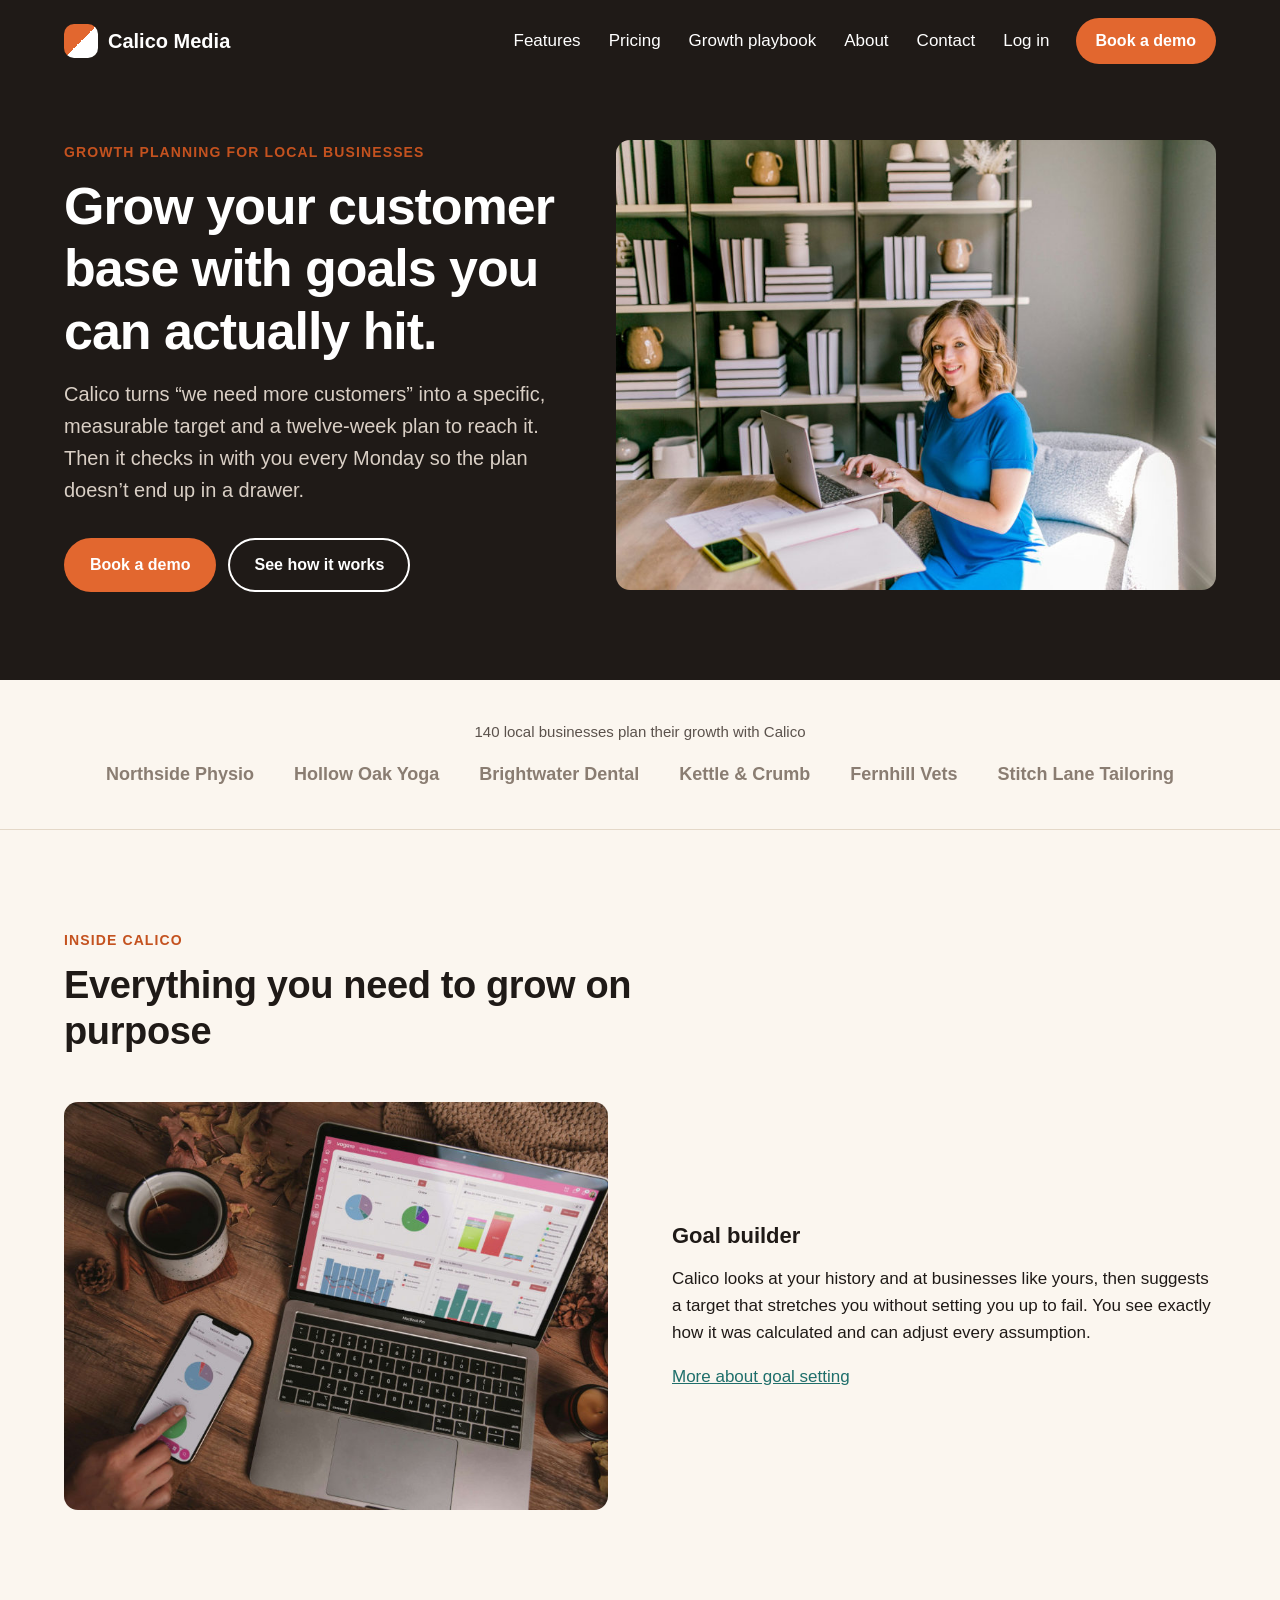
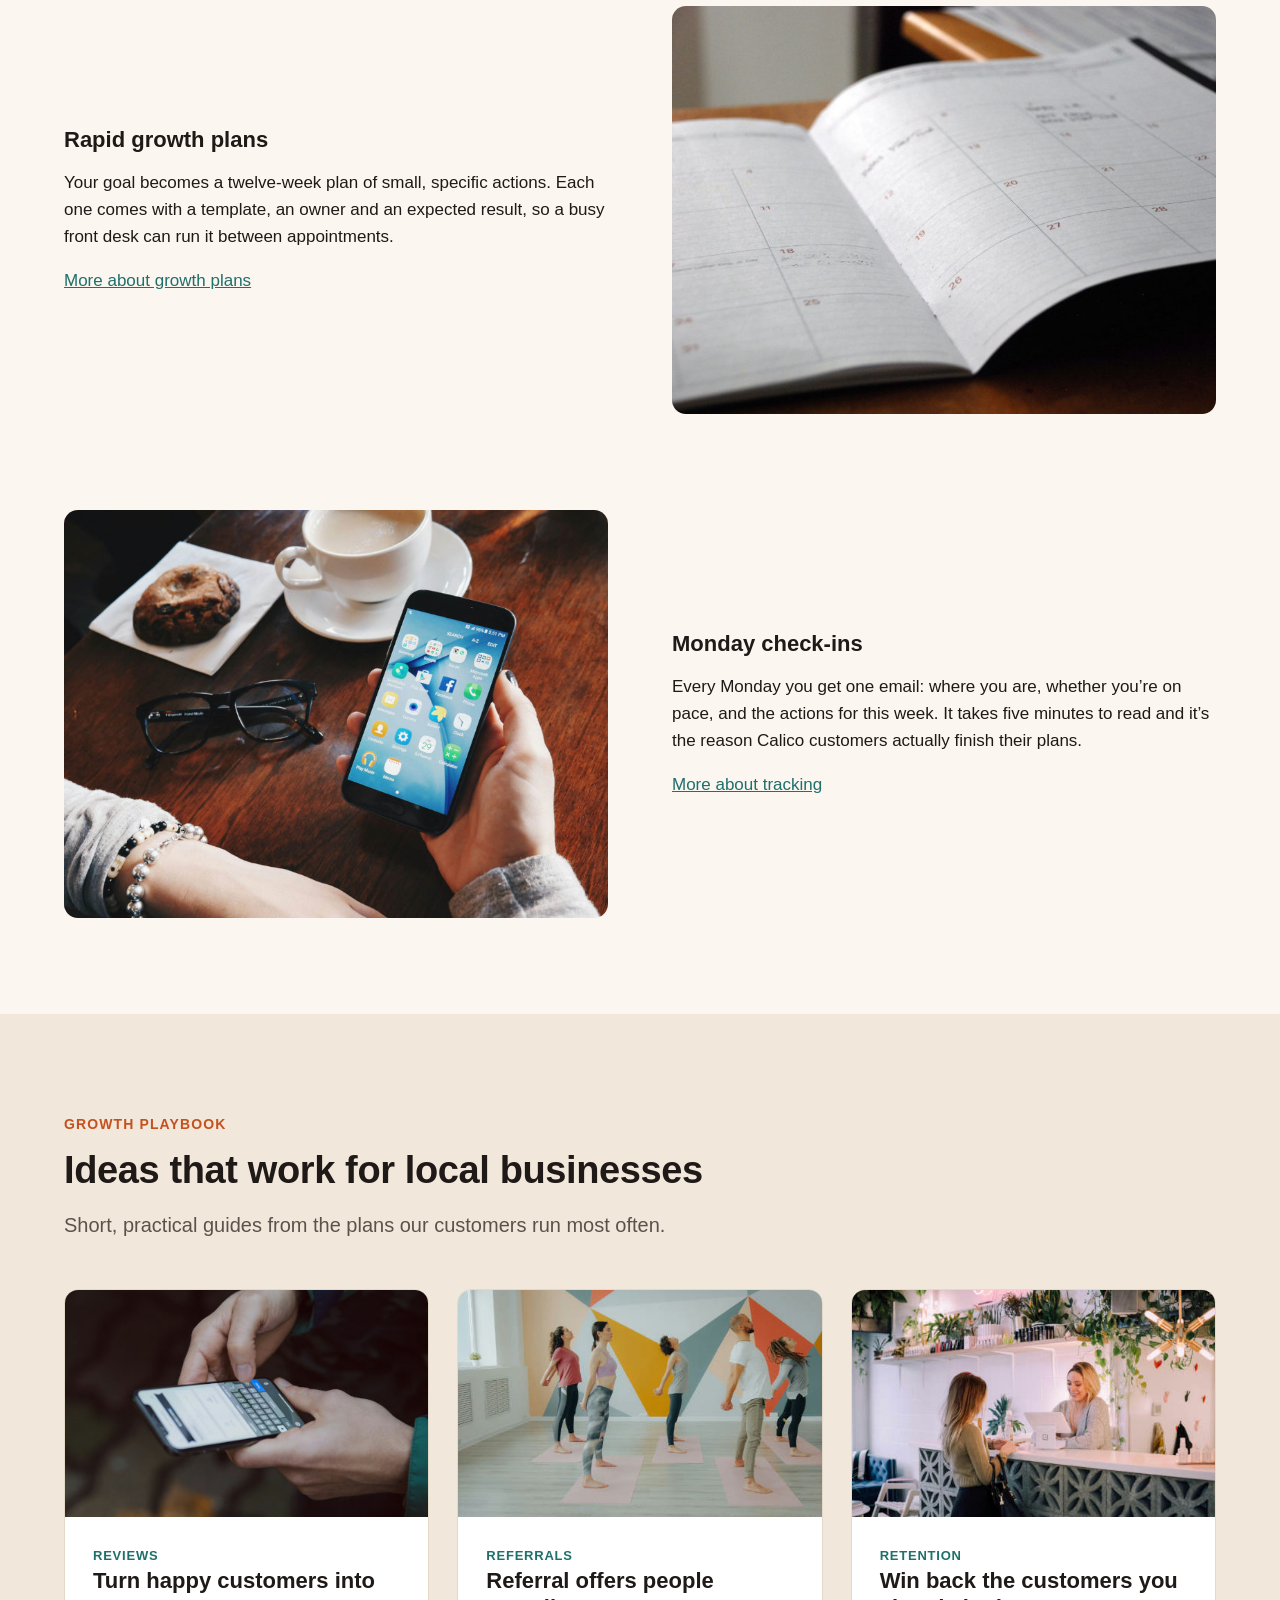
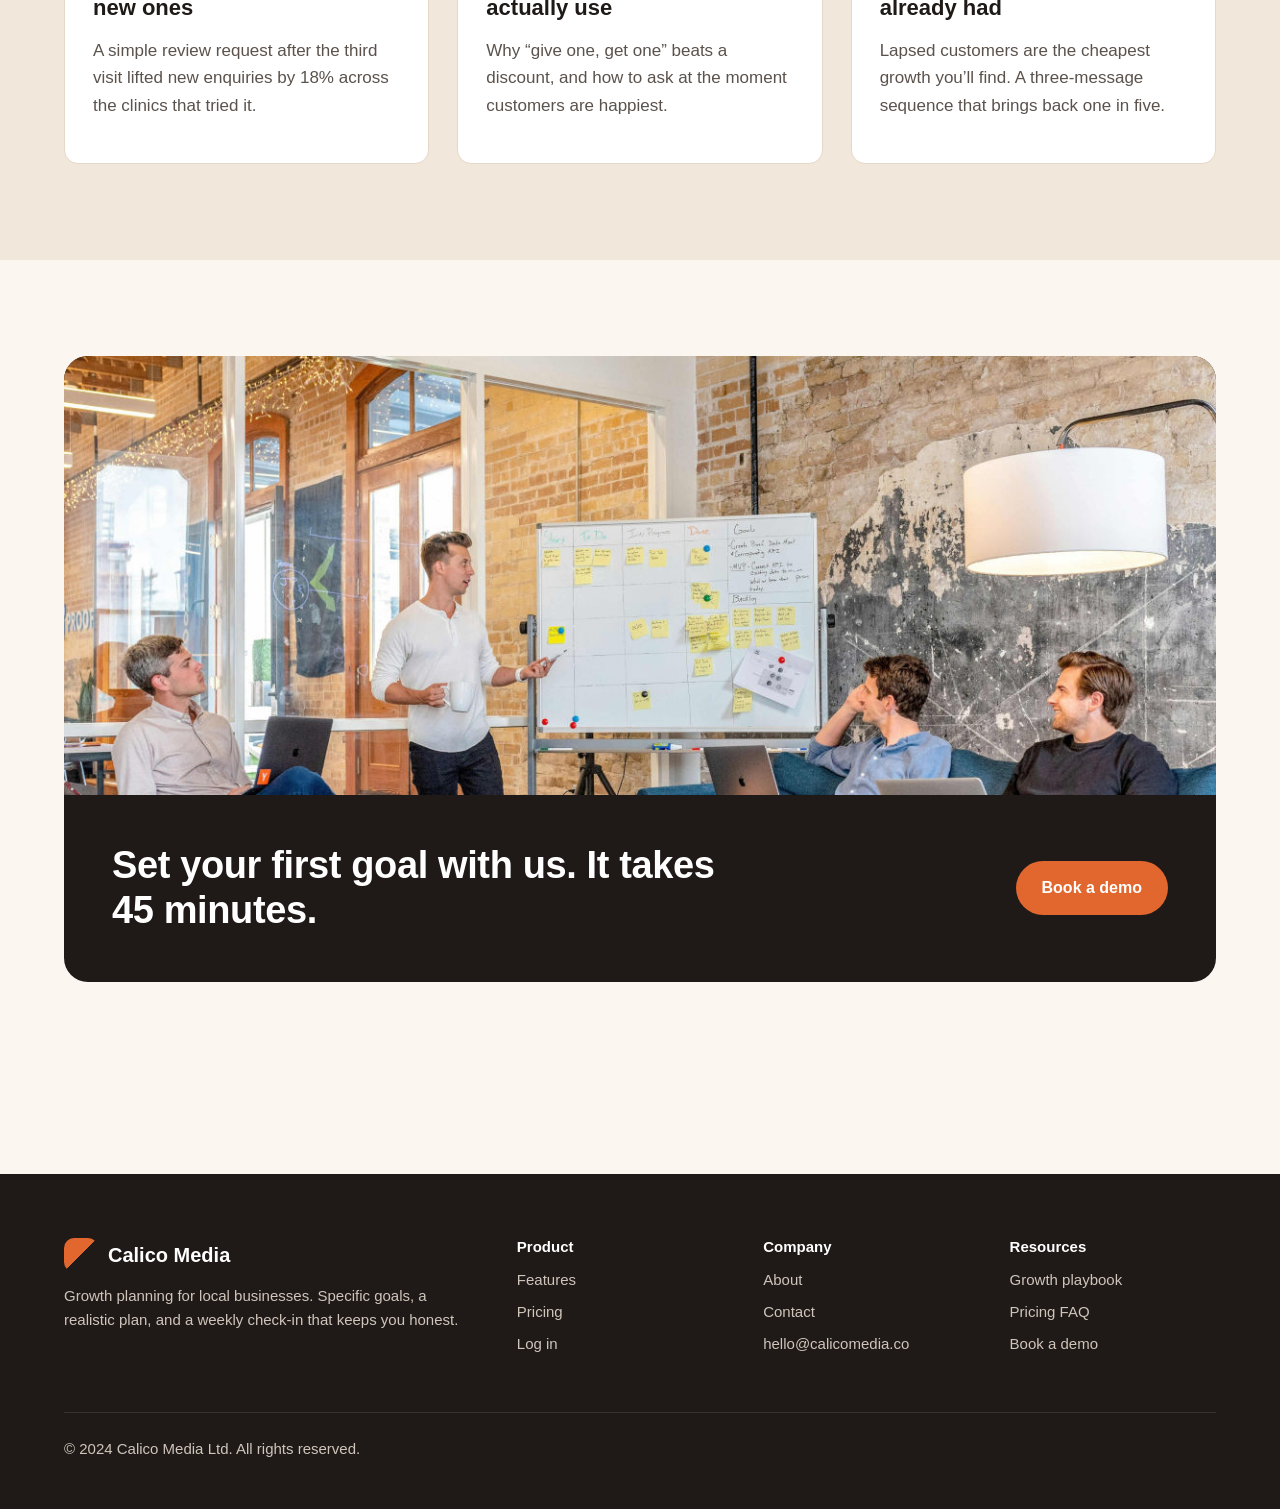
<file: public/index.html>
<!doctype html>
<html lang="en">
  <head>
    <meta charset="utf-8" />
    <meta name="viewport" content="width=device-width, initial-scale=1" />
    <title>Calico Media | Growth planning for local businesses</title>
    <meta
      name="description"
      content="Calico helps local businesses grow their customer base with specific, measurable, realistic goals and a rapid growth plan you can run every week."
    />
    <link rel="stylesheet" href="css/styles.css" />
  </head>
  <body>
    <header class="site-header site-header--home">
      <div class="container">
        <a class="logo" href="index.html"
          ><span class="logo-mark"></span>Calico Media</a
        >
        <nav aria-label="Main">
          <ul class="nav-links">
            <li><a href="features.html">Features</a></li>
            <li><a href="pricing.html">Pricing</a></li>
            <li><a href="#playbook">Growth playbook</a></li>
            <li><a href="about.html">About</a></li>
            <li><a href="contact.html">Contact</a></li>
            <li><a href="https://app.calicomedia.co/login">Log in</a></li>
            <li><a class="btn" href="contact.html">Book a demo</a></li>
          </ul>
        </nav>
      </div>
    </header>

    <main>
      <section class="hero">
        <div class="container hero-inner">
          <div class="hero-text">
            <span class="eyebrow">Growth planning for local businesses</span>
            <h1>Grow your customer base with goals you can actually hit.</h1>
            <p class="lead">
              Calico turns &ldquo;we need more customers&rdquo; into a specific,
              measurable target and a twelve-week plan to reach it. Then it
              checks in with you every Monday so the plan doesn&rsquo;t end up
              in a drawer.
            </p>
            <div class="hero-actions">
              <a class="btn" href="contact.html">Book a demo</a>
              <a class="btn btn--ghost" href="features.html"
                >See how it works</a
              >
            </div>
          </div>
          <div class="hero-media">
            <img
              class="hero-image"
              src="images/hero-weekly-plan-786px.jpg"
              srcset="
                images/hero-weekly-plan-480px.jpg   480w,
                images/hero-weekly-plan-786px.jpg   786w,
                images/hero-weekly-plan-1200px.jpg 1200w
              "
              sizes="
          (max-width: 480px)100vw,
          (max-width: 768px)100vw,
          (max-width: 1200px)50vw,
         600px"
              alt="A business owner at her desk with a laptop and an open planner"
            />
          </div>
        </div>
      </section>

      <section class="trust">
        <div class="container">
          <p>140 local businesses plan their growth with Calico</p>
          <ul class="trust-list">
            <li>Northside Physio</li>
            <li>Hollow Oak Yoga</li>
            <li>Brightwater Dental</li>
            <li>Kettle &amp; Crumb</li>
            <li>Fernhill Vets</li>
            <li>Stitch Lane Tailoring</li>
          </ul>
        </div>
      </section>

      <section class="section">
        <div class="container">
          <div class="section-intro">
            <span class="eyebrow">Inside Calico</span>
            <h2>Everything you need to grow on purpose</h2>
          </div>

          <div class="feature-row">
            <div class="feature-media">
              <img
                src="images/feature-goal-builder-786px.jpg"
                srcset="
                  images/feature-goal-builder-480px.jpg   480w,
                  images/feature-goal-builder-786px.jpg   786w,
                  images/feature-goal-builder-1200px.jpg 1200w
                "
                sizes="
            (max-width: 480px) 100vw,
            (max-width: 768px) 50vw,
            (max-width: 1200px) 50vw,
            550px"
                alt="Growth charts on a laptop and phone beside a cup of tea"
                loading="lazy"
              />
            </div>
            <div>
              <h3>Goal builder</h3>
              <p>
                Calico looks at your history and at businesses like yours, then
                suggests a target that stretches you without setting you up to
                fail. You see exactly how it was calculated and can adjust every
                assumption.
              </p>
              <a href="features.html">More about goal setting</a>
            </div>
          </div>

          <div class="feature-row feature-row--reverse">
            <div class="feature-media">
              <img
                src="images/feature-growth-plan-786px.jpg"
                srcset="
                  images/feature-growth-plan-480px.jpg   480w,
                  images/feature-growth-plan-786px.jpg   786w,
                  images/feature-growth-plan-1200px.jpg 1200w
                "
                sizes="
            (max-width: 480px) 100vw,
            (max-width: 768px) 50vw,
            (max-width: 1200px) 50vw,
            550px"
                alt="An open planner showing the weeks ahead"
                loading="lazy"
              />
            </div>
            <div>
              <h3>Rapid growth plans</h3>
              <p>
                Your goal becomes a twelve-week plan of small, specific actions.
                Each one comes with a template, an owner and an expected result,
                so a busy front desk can run it between appointments.
              </p>
              <a href="features.html">More about growth plans</a>
            </div>
          </div>

          <div class="feature-row">
            <div class="feature-media">
              <img
                src="images/feature-monday-checkin-786px.jpg"
                srcset="
                  images/feature-monday-checkin-480px.jpg   480w,
                  images/feature-monday-checkin-786px.jpg   786w,
                  images/feature-monday-checkin-1200px.jpg 1200w
                "
                sizes="
            (max-width: 480px) 100vw,
            (max-width: 768px) 50vw,
            (max-width: 1200px) 50vw,
            550px"
                alt="Checking a phone over coffee on a Monday morning"
                loading="lazy"
              />
            </div>
            <div>
              <h3>Monday check-ins</h3>
              <p>
                Every Monday you get one email: where you are, whether
                you&rsquo;re on pace, and the actions for this week. It takes
                five minutes to read and it&rsquo;s the reason Calico customers
                actually finish their plans.
              </p>
              <a href="features.html">More about tracking</a>
            </div>
          </div>
        </div>
      </section>

      <section class="section section--sand" id="playbook">
        <div class="container">
          <div class="section-intro">
            <span class="eyebrow">Growth playbook</span>
            <h2>Ideas that work for local businesses</h2>
            <p class="lead">
              Short, practical guides from the plans our customers run most
              often.
            </p>
          </div>
          <div class="playbook-grid">
            <article class="card">
              <img
                src="images/playbook-reviews-786px.jpg"
                srcset="
                  images/playbook-reviews-480px.jpg   480w,
                  images/playbook-reviews-786px.jpg   786w,
                  images/playbook-reviews-1200px.jpg 1200w
                "
                sizes="
              (max-width: 480px) 100vw,
              (max-width: 768px) 50vw,
              (max-width: 1200px) 33vw,
              400px"
                alt="A customer typing a review on their phone"
                loading="lazy"
              />
              <div class="card-body">
                <span class="card-tag">Reviews</span>
                <h3>Turn happy customers into new ones</h3>
                <p>
                  A simple review request after the third visit lifted new
                  enquiries by 18% across the clinics that tried it.
                </p>
              </div>
            </article>
            <article class="card">
              <img
                src="images/playbook-referrals-786px.jpg"
                srcset="
                  images/playbook-referrals-480px.jpg   480w,
                  images/playbook-referrals-786px.jpg   786w,
                  images/playbook-referrals-1200px.jpg 1200w
                "
                sizes="
              (max-width: 480px) 100vw,
              (max-width: 768px)50vw,
              (max-width: 1200px) 33vw,
              400px"
                alt="A group class stretching together in a yoga studio"
                loading="lazy"
              />
              <div class="card-body">
                <span class="card-tag">Referrals</span>
                <h3>Referral offers people actually use</h3>
                <p>
                  Why &ldquo;give one, get one&rdquo; beats a discount, and how
                  to ask at the moment customers are happiest.
                </p>
              </div>
            </article>
            <article class="card">
              <img
                src="images/playbook-rebooking-786px.jpg"
                srcset="
                  images/playbook-rebooking-480px.jpg   480w,
                  images/playbook-rebooking-786px.jpg   786w,
                  images/playbook-rebooking-1200px.jpg 1200w
                "
                sizes="
            (max-width: 480px) 100vw,
            (max-width: 768px) 50vw,
            (max-width: 1200px) 33vw,
            400px"
                alt="A customer at the front desk booking her next visit"
                loading="lazy"
              />
              <div class="card-body">
                <span class="card-tag">Retention</span>
                <h3>Win back the customers you already had</h3>
                <p>
                  Lapsed customers are the cheapest growth you&rsquo;ll find. A
                  three-message sequence that brings back one in five.
                </p>
              </div>
            </article>
          </div>
        </div>
      </section>

      <section class="section">
        <div class="container">
          <div class="cta-band">
            <img
              src="images/team-workshop-786px.jpg"
              srcset="
                images/team-workshop-480px.jpg   480w,
                images/team-workshop-786px.jpg   786w,
                images/team-workshop-1200px.jpg 1200w
              "
              sizes="
            (max-width: 480px) 100vw,
            (max-width: 768px) 100vw,
            (max-width: 1200px) 100vw,
            1200px"
              alt="The Calico Media team planning around a whiteboard"
              loading="lazy"
            />
            <div class="cta-body">
              <h2>Set your first goal with us. It takes 45 minutes.</h2>
              <a class="btn" href="contact.html">Book a demo</a>
            </div>
          </div>
        </div>
      </section>
    </main>

    <footer class="site-footer">
      <div class="container">
        <div class="footer-grid">
          <div>
            <a class="logo" href="index.html"
              ><span class="logo-mark"></span>Calico Media</a
            >
            <p>
              Growth planning for local businesses. Specific goals, a realistic
              plan, and a weekly check-in that keeps you honest.
            </p>
          </div>
          <div>
            <h4>Product</h4>
            <ul>
              <li><a href="features.html">Features</a></li>
              <li><a href="pricing.html">Pricing</a></li>
              <li><a href="https://app.calicomedia.co/login">Log in</a></li>
            </ul>
          </div>
          <div>
            <h4>Company</h4>
            <ul>
              <li><a href="about.html">About</a></li>
              <li><a href="contact.html">Contact</a></li>
              <li>
                <a href="mailto:hello@calicomedia.co">hello@calicomedia.co</a>
              </li>
            </ul>
          </div>
          <div>
            <h4>Resources</h4>
            <ul>
              <li><a href="index.html#playbook">Growth playbook</a></li>
              <li><a href="pricing.html#faq">Pricing FAQ</a></li>
              <li><a href="contact.html">Book a demo</a></li>
            </ul>
          </div>
        </div>
        <div class="footer-bottom">
          <p>&copy; 2024 Calico Media Ltd. All rights reserved.</p>
        </div>
      </div>
    </footer>
  </body>
</html>
</file>
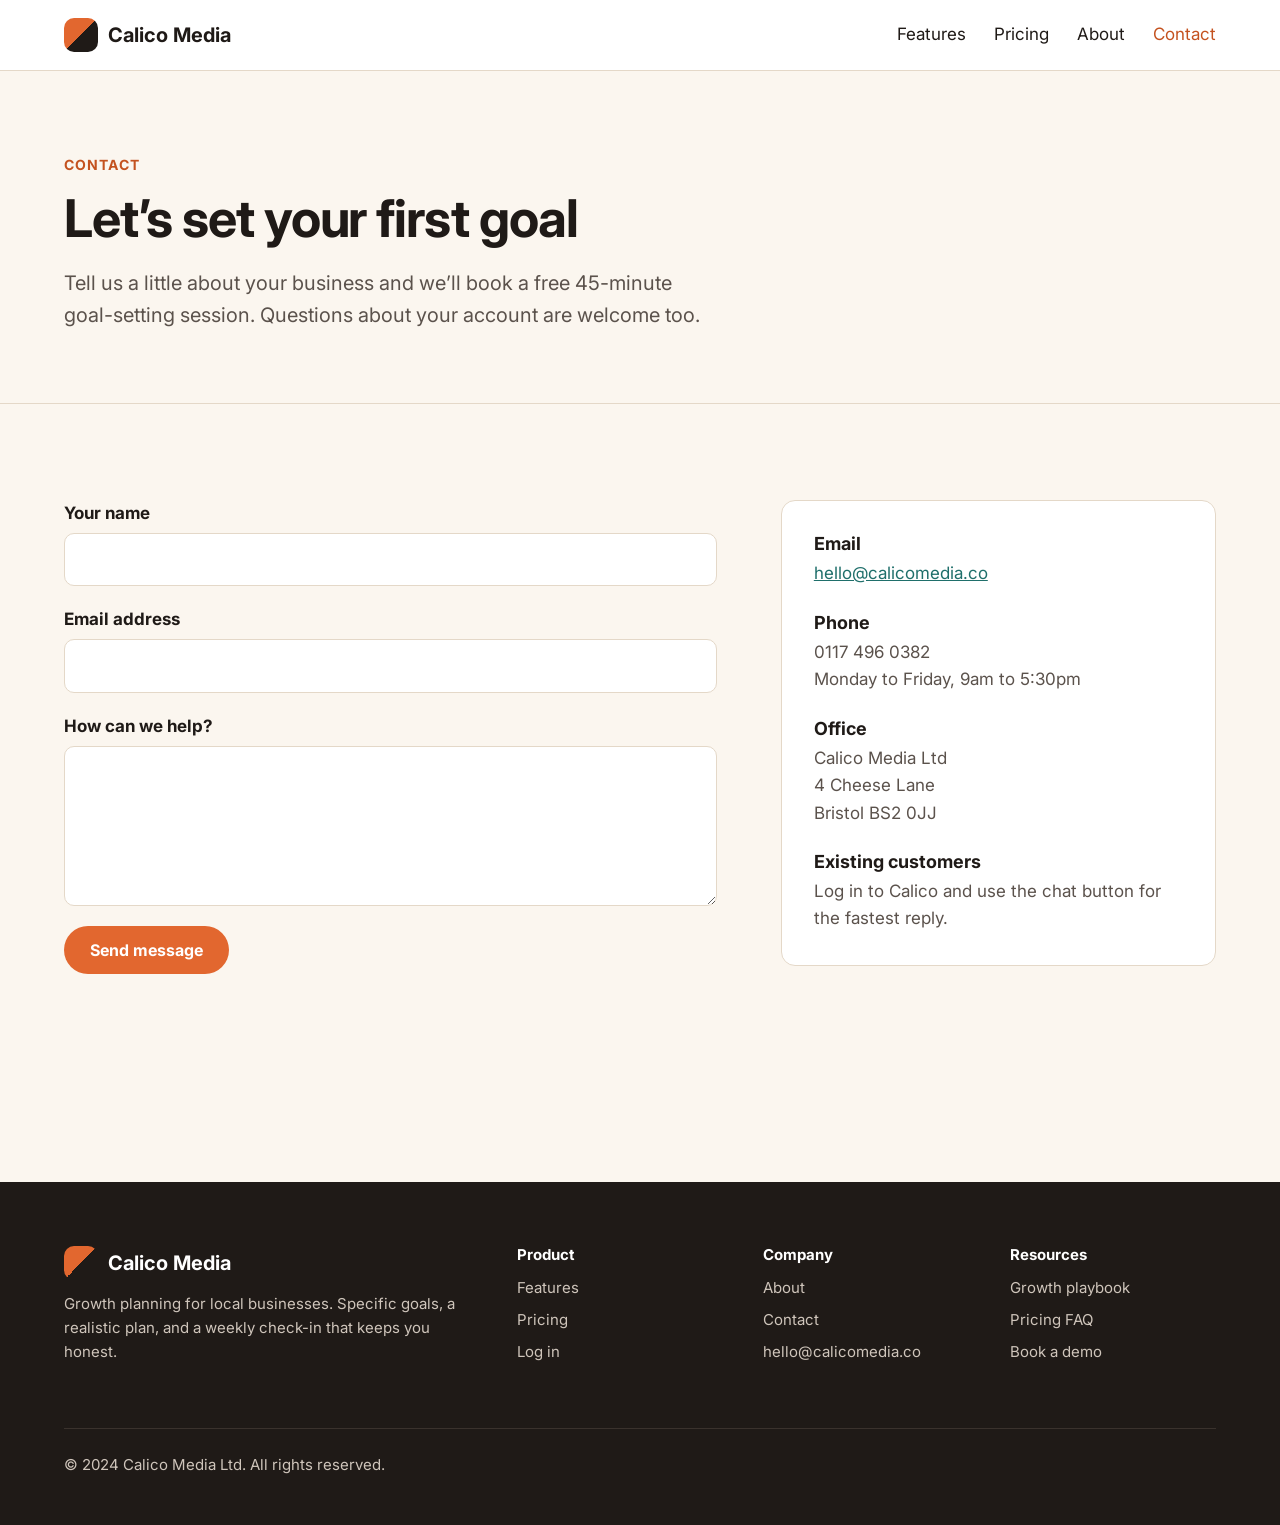
<file: public/contact.html>
<!DOCTYPE html>
<html lang="en">
<head>
  <meta charset="utf-8">
  <meta name="viewport" content="width=device-width, initial-scale=1">
  <title>Contact | Calico Media</title>
  <meta name="description" content="Book a demo or ask us a question. We reply within one business day.">
  <link rel="preconnect" href="https://fonts.googleapis.com">
  <link rel="preconnect" href="https://fonts.gstatic.com" crossorigin>
  <link href="https://fonts.googleapis.com/css2?family=Inter:wght@100;200;300;400;500;600;700;800;900&display=swap" rel="stylesheet">
  <link rel="stylesheet" href="css/styles.css">
</head>
<body>
  <header class="site-header">
    <div class="container">
      <a class="logo" href="index.html"><span class="logo-mark"></span>Calico Media</a>
      <nav aria-label="Main">
        <ul class="nav-links">
          <li><a href="features.html">Features</a></li>
          <li><a href="pricing.html">Pricing</a></li>
          <li><a href="about.html">About</a></li>
          <li><a href="contact.html" aria-current="page">Contact</a></li>
        </ul>
      </nav>
    </div>
  </header>

  <main>
    <section class="page-header">
      <div class="container">
        <span class="eyebrow">Contact</span>
        <h1>Let&rsquo;s set your first goal</h1>
        <p class="lead">Tell us a little about your business and we&rsquo;ll book a free 45-minute goal-setting session. Questions about your account are welcome too.</p>
      </div>
    </section>

    <section class="section">
      <div class="container contact-layout">
        <form class="contact-form" id="contact-form" action="/contact" method="post">
          <label for="name">Your name</label>
          <input type="text" id="name" name="name" required>

          <label for="email">Email address</label>
          <input type="email" id="email" name="email" required>

          <label for="message">How can we help?</label>
          <textarea id="message" name="message" required></textarea>

          <div class="guest-field" aria-hidden="true">
            <label for="guest">Leave this field empty:</label>
            <input type="text" id="guest" name="guest"  tabindex="-1" autocomplete="off"/>
        </div>


          <button class="btn" type="submit">Send message</button>
          <p class="form-status" id="form-status" role="status"></p>
        </form>

        <aside class="contact-aside">
          <h3>Email</h3>
          <p><a href="mailto:hello@calicomedia.co">hello@calicomedia.co</a></p>
          <h3>Phone</h3>
          <p>0117 496 0382<br>Monday to Friday, 9am to 5:30pm</p>
          <h3>Office</h3>
          <p>Calico Media Ltd<br>4 Cheese Lane<br>Bristol BS2 0JJ</p>
          <h3>Existing customers</h3>
          <p>Log in to Calico and use the chat button for the fastest reply.</p>
        </aside>
      </div>
    </section>
  </main>

  <footer class="site-footer">
    <div class="container">
      <div class="footer-grid">
        <div>
          <a class="logo" href="index.html"><span class="logo-mark"></span>Calico Media</a>
          <p>Growth planning for local businesses. Specific goals, a realistic plan, and a weekly check-in that keeps you honest.</p>
        </div>
        <div>
          <h4>Product</h4>
          <ul>
            <li><a href="features.html">Features</a></li>
            <li><a href="pricing.html">Pricing</a></li>
            <li><a href="https://app.calicomedia.co/login">Log in</a></li>
          </ul>
        </div>
        <div>
          <h4>Company</h4>
          <ul>
            <li><a href="about.html">About</a></li>
            <li><a href="contact.html">Contact</a></li>
            <li><a href="mailto:hello@calicomedia.co">hello@calicomedia.co</a></li>
          </ul>
        </div>
        <div>
          <h4>Resources</h4>
          <ul>
            <li><a href="index.html#playbook">Growth playbook</a></li>
            <li><a href="pricing.html#faq">Pricing FAQ</a></li>
            <li><a href="contact.html">Book a demo</a></li>
          </ul>
        </div>
      </div>
      <div class="footer-bottom">
        <p>&copy; 2024 Calico Media Ltd. All rights reserved.</p>
      </div>
    </div>
  </footer>
  <script src="js/contact.js"></script>
</body>
</html>
</file>
<file: public/css/styles.css>
/* Calico Media marketing site */
@font-face {
  font-family: 'Inter';
  font-weight: 400;  
  src: url('public/Fonts/Inter/Inter_18pt-Regular copy.ttf') format('ttf'),    
}
@font-face {
  font-family: 'Inter';
  font-weight: 700;  
  src: url('public/Fonts/Inter/Inter_24pt-Bold copy.ttf') format('ttf');  
}

@font-face {
  font-family: 'Segoe UI';
  font-weight: 400; 
  src: url('public/Fonts/Segoe UI/Segoe-UI-Variable-Static-Text copy.ttf') format('ttf'),
}
@font-face {
  font-family: 'Segoe UI';
  font-weight: 700; 
  src: url('public/Fonts/Segoe UI/Segoe-UI-Variable-Static-Text-Bold copy.ttf') format('ttf'); 
}


:root {
  --ink: #1f1a17;
  --ink-soft: #5b524c;
  --cream: #fbf6ef;
  --sand: #f1e7da;
  --white: #ffffff;
  --orange: #e2672f;
  --orange-dark: #c4521f;
  --teal: #1f6f6b;
  --line: #e4d8c8;
  --radius: 14px;
}

*,
*::before,
*::after {
  box-sizing: border-box;
}

body {
  margin: 0;
  font-family: 'Inter', -apple-system, BlinkMacSystemFont, 'Segoe UI', sans-serif;
  font-weight: 400;
  font-size: 17px;
  line-height: 1.6;
  color: var(--ink);
  background: var(--cream);
}

h1,
h2,
h3,
h4 {
  font-weight: 700;
  line-height: 1.2;
  margin: 0 0 16px;
}

h1 {
  font-size: 52px;
  letter-spacing: -0.02em;
}

h2 {
  font-size: 38px;
  letter-spacing: -0.01em;
}

h3 {
  font-size: 22px;
}

p {
  margin: 0 0 16px;
}

a {
  color: var(--teal);
}

img {
  max-width: 100%;
}

.container {
  max-width: 1200px;
  margin: 0 auto;
  padding: 0 24px;
}

.section {
  padding: 96px 0;
}

.section--sand {
  background: var(--sand);
}

.eyebrow {
  display: inline-block;
  font-size: 14px;
  font-weight: 700;
  letter-spacing: 0.08em;
  text-transform: uppercase;
  color: var(--orange-dark);
  margin-bottom: 12px;
}

.lead {
  font-size: 20px;
  color: var(--ink-soft);
  max-width: 640px;
}

.section-intro {
  max-width: 680px;
  margin-bottom: 48px;
}

.btn {
  display: inline-block;
  padding: 14px 26px;
  border-radius: 999px;
  background: var(--orange);
  color: var(--white);
  font-weight: 700;
  text-decoration: none;
  border: 0;
  font-size: 16px;
  font-family: inherit;
  cursor: pointer;
}

.btn:hover {
  background: var(--orange-dark);
}

.btn--ghost {
  background: transparent;
  color: inherit;
  box-shadow: inset 0 0 0 2px currentColor;
}

.btn--ghost:hover {
  background: rgba(255, 255, 255, 0.1);
}

.guest-field {
  display: none;
  position: absolute; 
  left: -9999px;
}


/* Header */

.site-header {
  background: var(--white);
  border-bottom: 1px solid var(--line);
}

.site-header .container {
  display: flex;
  flex-wrap: wrap;
  align-items: center;
  justify-content: space-between;
  gap: 12px 32px;
  padding-top: 18px;
  padding-bottom: 18px;
}

.logo {
  display: flex;
  align-items: center;
  gap: 10px;
  flex-shrink: 0;
  font-size: 20px;
  font-weight: 700;
  color: var(--ink);
  text-decoration: none;
}

.logo-mark {
  width: 34px;
  height: 34px;
  border-radius: 10px;
  background: linear-gradient(135deg, var(--orange) 0%, var(--orange) 50%, var(--ink) 50%, var(--ink) 100%);
}

.nav-links {
  display: flex;
  flex-wrap: wrap;
  align-items: center;
  gap: 8px 28px;
  list-style: none;
  margin: 0;
  padding: 0;
}

.nav-links a {
  color: var(--ink);
  text-decoration: none;
}

.nav-links a:hover,
.nav-links a[aria-current='page'] {
  color: var(--orange-dark);
}

.site-header--home {
  background: var(--ink);
  border-bottom: 0;
}

.site-header--home .logo,
.site-header--home .nav-links a {
  color: var(--white);
}

.site-header--home .logo-mark {
  background: linear-gradient(135deg, var(--orange) 0%, var(--orange) 50%, var(--white) 50%, var(--white) 100%);
}

.site-header--home .container {
  flex-wrap: wrap;
}

.site-header--home nav {
  min-width: 0;
}

.site-header--home .nav-links {
  flex-wrap: nowrap;
  gap: 0;
}

.site-header--home .nav-links li {
  min-width: 0;
}

.site-header--home .nav-links a {
  display: block;
  padding: 0 14px;
  white-space: nowrap;
}

.site-header--home .nav-links li:last-child {
  flex-shrink: 0;
}

.site-header--home .nav-links .btn {
  margin-left: 12px;
  padding: 10px 20px;
}

/* Home hero */

.hero {
  background: var(--ink);
  color: var(--white);
  padding: 56px 0 88px;
}

.hero-inner {
  display: flex;
  align-items: center;
  gap: 56px;
}

.hero-text {
  flex: 1;
}

.hero-text .lead {
  color: #d9cfc5;
}

.hero-actions {
  display: flex;
  flex-wrap: wrap;
  gap: 12px;
  margin-top: 32px;
}

.hero-media {
  width: 100%;
  max-width: 600px;
  flex-shrink: 0;
}

.hero-image {
  width: 100%;
  aspect-ratio: 4 / 3;
  object-fit: cover;
  border-radius: var(--radius);
  display: block;
}

/* Trust strip */

.trust {
  padding: 40px 0;
  border-bottom: 1px solid var(--line);
  text-align: center;
}

.trust p {
  color: var(--ink-soft);
  font-size: 15px;
}

.trust-list {
  display: flex;
  flex-wrap: wrap;
  justify-content: center;
  gap: 12px 40px;
  list-style: none;
  margin: 0;
  padding: 0;
  font-weight: 700;
  font-size: 18px;
  color: #8a7d72;
}

/* Steps */

.steps {
  display: grid;
  grid-template-columns: repeat(auto-fit, minmax(240px, 1fr));
  gap: 24px;
}

.step {
  background: var(--white);
  border: 1px solid var(--line);
  border-radius: var(--radius);
  padding: 32px;
}

.step-number {
  display: inline-flex;
  align-items: center;
  justify-content: center;
  width: 40px;
  height: 40px;
  border-radius: 50%;
  background: var(--sand);
  color: var(--orange-dark);
  font-weight: 700;
  margin-bottom: 16px;
}

/* Check list */

.check-list {
  list-style: none;
  margin: 24px 0 0;
  padding: 0;
}

.check-list li {
  position: relative;
  padding-left: 32px;
  margin-bottom: 14px;
}

.check-list li::before {
  content: '';
  position: absolute;
  left: 0;
  top: 6px;
  width: 16px;
  height: 16px;
  border-radius: 50%;
  background: var(--teal);
  box-shadow: inset 0 0 0 4px #cfe6e4;
}

/* FAQ */

.faq {
  max-width: 820px;
}

.faq details {
  border-top: 1px solid var(--line);
  padding: 20px 0;
}

.faq details:last-child {
  border-bottom: 1px solid var(--line);
}

.faq summary {
  font-weight: 700;
  font-size: 19px;
  cursor: pointer;
}

.faq details p {
  margin-top: 12px;
  color: var(--ink-soft);
}

/* Feature rows */

.feature-row {
  display: grid;
  grid-template-columns: 1fr 1fr;
  gap: 64px;
  align-items: center;
  margin-bottom: 96px;
}

.feature-row:last-child {
  margin-bottom: 0;
}

.feature-row--reverse .feature-media {
  order: 2;
}

.feature-media img {
  display: block;
  width: 100%;
  aspect-ratio: 4 / 3;
  object-fit: cover;
  border-radius: var(--radius);
}

/* Playbook */

.playbook-grid {
  display: grid;
  grid-template-columns: repeat(auto-fit, minmax(300px, 1fr));
  gap: 28px;
}

/* Card grid */

.card-grid {
  display: grid;
  grid-template-columns: repeat(3, 1fr);
  gap: 28px;
}

.card {
  background: var(--white);
  border: 1px solid var(--line);
  border-radius: var(--radius);
  overflow: hidden;
}

.card img {
  display: block;
  width: 100%;
  aspect-ratio: 16 / 10;
  object-fit: cover;
}

.card-body {
  padding: 24px 28px 28px;
}

.card-body p {
  color: var(--ink-soft);
}

.card-tag {
  font-size: 13px;
  font-weight: 700;
  text-transform: uppercase;
  letter-spacing: 0.06em;
  color: var(--teal);
}

.icon-dot {
  width: 44px;
  height: 44px;
  border-radius: 12px;
  background: var(--sand);
  margin-bottom: 18px;
  position: relative;
}

.icon-dot::after {
  content: '';
  position: absolute;
  inset: 13px;
  border-radius: 50%;
  background: var(--orange);
}

/* CTA band */

.cta-band {
  background: var(--ink);
  color: var(--white);
  border-radius: 24px;
  overflow: hidden;
}

.cta-band img {
  display: block;
  width: 100%;
  aspect-ratio: 21 / 8;
  object-fit: cover;
}

.cta-body {
  padding: 48px;
  display: flex;
  flex-wrap: wrap;
  align-items: center;
  justify-content: space-between;
  gap: 24px;
}

.cta-body h2 {
  margin: 0;
  max-width: 620px;
}

/* Page header (inner pages) */

.page-header {
  padding: 80px 0 56px;
  border-bottom: 1px solid var(--line);
}

/* Pricing */

.pricing-grid {
  display: grid;
  grid-template-columns: repeat(auto-fit, minmax(260px, 1fr));
  gap: 24px;
  align-items: stretch;
}

.pricing-card {
  background: var(--white);
  border: 1px solid var(--line);
  border-radius: var(--radius);
  padding: 36px 32px;
  display: flex;
  flex-direction: column;
}

.pricing-card--featured {
  border: 2px solid var(--orange);
  box-shadow: 0 24px 48px rgba(226, 103, 47, 0.14);
}

.plan-badge {
  align-self: flex-start;
  font-size: 13px;
  font-weight: 700;
  background: var(--orange);
  color: var(--white);
  border-radius: 999px;
  padding: 4px 12px;
  margin-bottom: 16px;
}

.price {
  font-size: 48px;
  font-weight: 700;
  margin: 8px 0 4px;
}

.price small {
  font-size: 17px;
  font-weight: 400;
  color: var(--ink-soft);
}

.pricing-card .check-list {
  flex: 1;
  margin-bottom: 28px;
}

.pricing-card .btn {
  text-align: center;
}

.pricing-note {
  margin-top: 32px;
  color: var(--ink-soft);
  font-size: 15px;
}

/* About */

.stats {
  display: grid;
  grid-template-columns: repeat(auto-fit, minmax(160px, 1fr));
  gap: 16px;
}

.stat {
  background: var(--white);
  border: 1px solid var(--line);
  border-radius: var(--radius);
  padding: 28px 20px;
}

.stat-number {
  display: block;
  font-size: 48px;
  font-weight: 700;
  color: var(--orange-dark);
}

.stat-label {
  display: block;
  font-size: 15px;
  color: var(--ink-soft);
}

.prose {
  max-width: 720px;
}

.team-grid {
  display: grid;
  grid-template-columns: repeat(auto-fit, minmax(220px, 1fr));
  gap: 24px;
}

.person {
  background: var(--white);
  border: 1px solid var(--line);
  border-radius: var(--radius);
  padding: 28px;
}

.avatar {
  width: 56px;
  height: 56px;
  border-radius: 50%;
  background: var(--sand);
  color: var(--orange-dark);
  display: flex;
  align-items: center;
  justify-content: center;
  font-weight: 700;
  margin-bottom: 16px;
}

.person p {
  color: var(--ink-soft);
  font-size: 15px;
  margin: 0;
}

/* Contact */

.contact-layout {
  display: grid;
  grid-template-columns: 3fr 2fr;
  gap: 64px;
}

.contact-form label {
  display: block;
  font-weight: 700;
  margin-bottom: 6px;
}

.contact-form input,
.contact-form textarea {
  display: block;
  width: 100%;
  font: inherit;
  padding: 12px 14px;
  border: 1px solid var(--line);
  border-radius: 10px;
  background: var(--white);
  margin-bottom: 20px;
}

.contact-form textarea {
  min-height: 160px;
  resize: vertical;
}

.form-status {
  margin-top: 16px;
  font-weight: 700;
}

.form-status--success {
  color: var(--teal);
}

.form-status--error {
  color: #b3261e;
}

.contact-aside {
  background: var(--white);
  border: 1px solid var(--line);
  border-radius: var(--radius);
  padding: 32px;
  align-self: start;
}

.contact-aside h3 {
  font-size: 18px;
  margin-top: 24px;
  margin-bottom: 6px;
}

.contact-aside h3:first-child {
  margin-top: 0;
}

.contact-aside p {
  color: var(--ink-soft);
  margin: 0;
}

/* Footer */

.site-footer {
  background: var(--ink);
  color: #cfc5bb;
  padding: 64px 0 32px;
  margin-top: 96px;
  font-size: 15px;
}

.footer-grid {
  display: grid;
  grid-template-columns: 2fr 1fr 1fr 1fr;
  gap: 40px;
}

.site-footer h4 {
  color: var(--white);
  font-size: 15px;
  margin-bottom: 12px;
}

.site-footer ul {
  list-style: none;
  margin: 0;
  padding: 0;
}

.site-footer li {
  margin-bottom: 8px;
}

.site-footer a {
  color: #cfc5bb;
  text-decoration: none;
}

.site-footer a:hover {
  color: var(--white);
}

.site-footer .logo {
  color: var(--white);
  margin-bottom: 12px;
}

.footer-bottom {
  border-top: 1px solid #3a322d;
  margin-top: 48px;
  padding-top: 24px;
}


/* responsiveness */


@media (max-width: 1032px) {
  .hero-inner {
    flex-direction: column-reverse;
  }

  .site-header--home .nav-links  {
    flex-wrap: wrap;
  }
  .nav-links {
    font-size: 20px;
  }
}

@media (max-width: 864px) {
  .site-header--home .nav-links .btn {
    margin-top: 8px;
  }
}

@media (max-width: 768px) {
  h1 {
    font-size: 40px;
  }

  h2 {
    font-size: 30px;
  }

  .section {
    padding: 64px 0;
  }

  .feature-row {
    grid-template-columns: 1fr;
    gap: 32px;
    margin-bottom: 64px;
  }

  .feature-row--reverse .feature-media {
    order: 0;
  }

  /* .playbook-grid {
    display: grid;
    grid-template-columns: repeat(auto-fit, minmax(300px, 1fr));
    gap: 28px;
  } */

  .contact-layout {
    grid-template-columns: 1fr;
    gap: 40px;
  }

  .footer-grid {
    grid-template-columns: 1fr 1fr;
  }
}

@media (max-width: 480px) {
  h1 {
    font-size: 34px;
  } 

  .btn {
    font-size: 12px;
    padding: 4px 8px;

  }

  .site-header--home 
  .nav-links 
  .btn {
    margin-left: 0;
    padding: 2px 8px;
  }

  .hero-actions {
    display: flex;
    justify-content: center;
  }

  .cta-body {
    padding: 32px 24px;
  }

  .footer-grid {
    grid-template-columns: 1fr;
    text-align: center;
  }

  /* .playbook-grid {
    display: flex;
    flex-direction: column;
  } */

  .trust-list {
    justify-content: space-around;
  }
}

@media (max-width: 330px) {
  .playbook-grid {
    grid-template-columns: none;
    gap: 28px;
}
}
</file>
